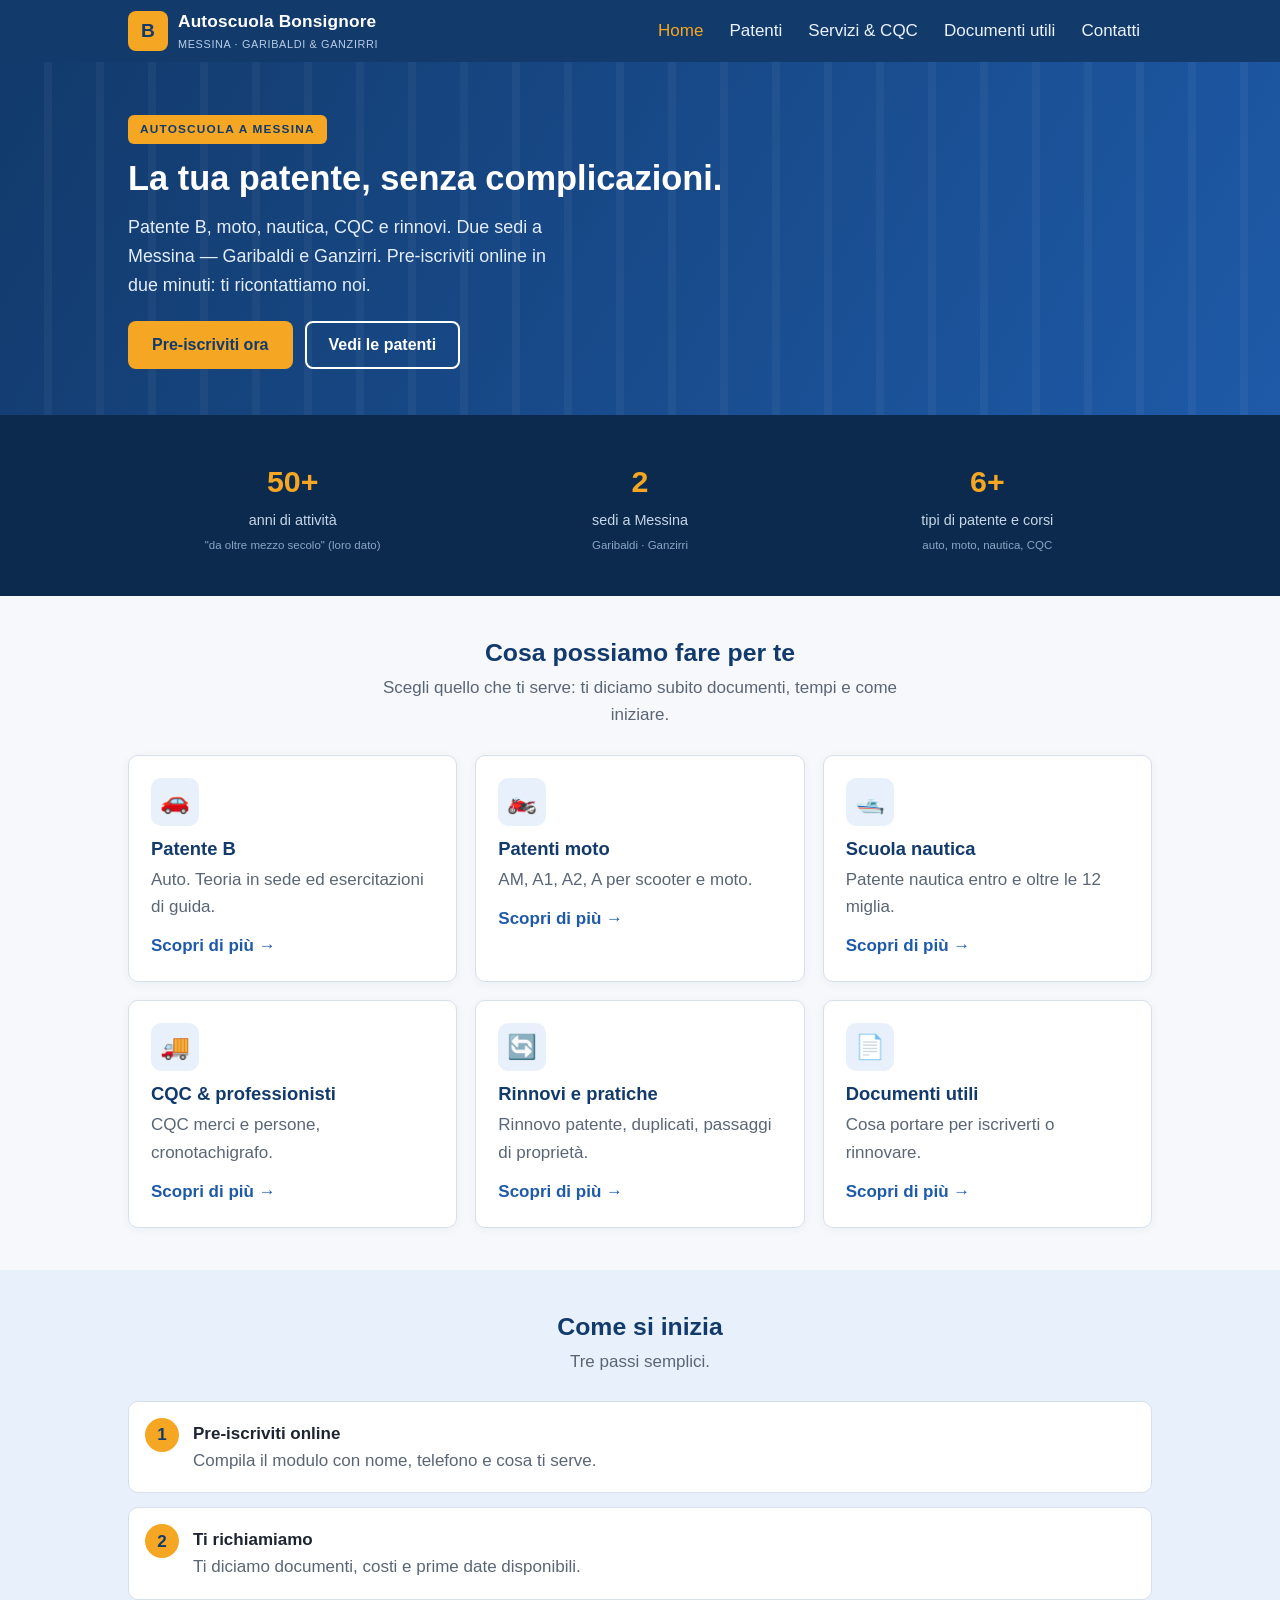
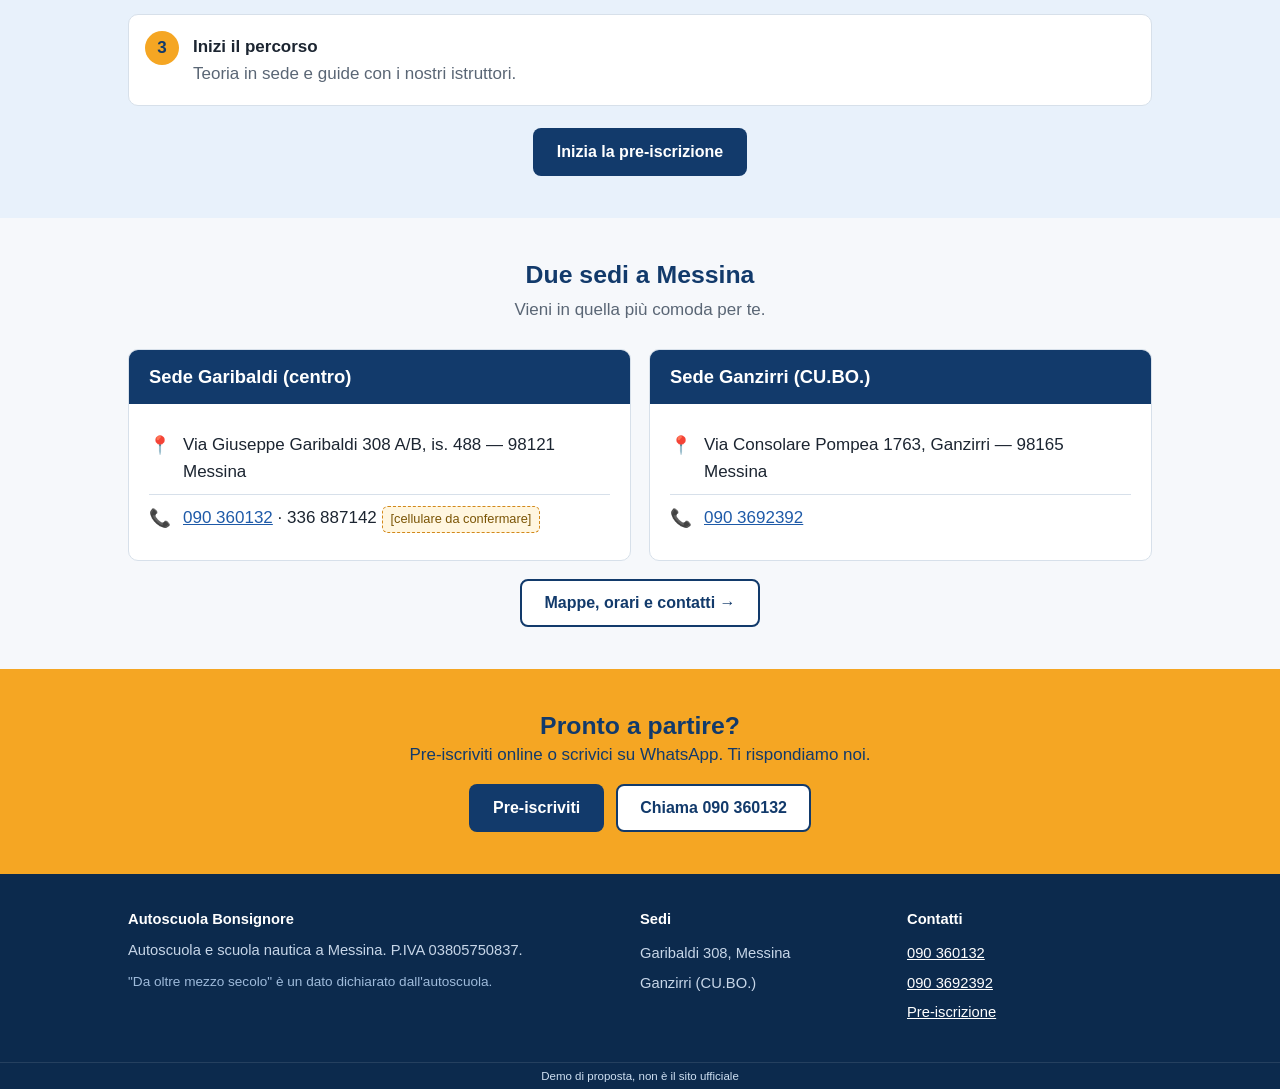
<file: index.html>
<!doctype html>
<html lang="it">
<head>
<meta charset="utf-8">
<meta name="viewport" content="width=device-width, initial-scale=1">
<meta name="robots" content="noindex, nofollow">
<link rel="icon" href="data:image/svg+xml,%3Csvg xmlns=%27http://www.w3.org/2000/svg%27 viewBox=%270 0 32 32%27%3E%3Crect width=%2732%27 height=%2732%27 rx=%276%27 fill=%27%231b2a4a%27/%3E%3Ctext x=%2716%27 y=%2723%27 font-size=%2720%27 text-anchor=%27middle%27 fill=%27%23f5a623%27 font-family=%27Arial%27 font-weight=%27bold%27%3EB%3C/text%3E%3C/svg%3E">
<title>Autoscuola Bonsignore — Patente a Messina | Garibaldi e Ganzirri</title>
<meta name="description" content="Autoscuola Bonsignore a Messina: patente B, moto, CQC, nautica, rinnovi. Due sedi (Garibaldi e Ganzirri). Pre-iscriviti online o scrivici.">
<link rel="stylesheet" href="style.css">
</head>
<body>
<header class="top">
  <div class="wrap topbar">
    <a class="brand" href="index.html"><span class="mark" aria-hidden="true">B</span><span>Autoscuola Bonsignore<small>Messina · Garibaldi &amp; Ganzirri</small></span></a>
    <button class="navtoggle" aria-expanded="false" aria-controls="nav">☰ <span class="sr-only">Menu</span></button>
    <ul class="nav" id="nav">
      <li><a href="index.html" aria-current="page">Home</a></li>
      <li><a href="patenti.html">Patenti</a></li>
      <li><a href="servizi.html">Servizi &amp; CQC</a></li>
      <li><a href="documenti.html">Documenti utili</a></li>
      <li><a href="contatti.html">Contatti</a></li>
    </ul>
  </div>
</header>

<main>
<section class="hero">
  <div class="wrap">
    <span class="eyebrow">Autoscuola a Messina</span>
    <h1>La tua patente, senza complicazioni.</h1>
    <p class="lead">Patente B, moto, nautica, CQC e rinnovi. Due sedi a Messina — Garibaldi e Ganzirri. Pre-iscriviti online in due minuti: ti ricontattiamo noi.</p>
    <div class="cta-row">
      <a class="btn btn-amber" href="contatti.html">Pre-iscriviti ora</a>
      <a class="btn btn-ghost" href="patenti.html">Vedi le patenti</a>
    </div>
  </div>
</section>

<section class="trust">
  <div class="wrap">
    <div class="grid cols-3">
      <div><b>50+</b><span>anni di attività</span><small>"da oltre mezzo secolo" (loro dato)</small></div>
      <div><b>2</b><span>sedi a Messina</span><small>Garibaldi · Ganzirri</small></div>
      <div><b>6+</b><span>tipi di patente e corsi</span><small>auto, moto, nautica, CQC</small></div>
    </div>
  </div>
</section>

<section>
  <div class="wrap">
    <h2 class="section-title">Cosa possiamo fare per te</h2>
    <p class="section-sub">Scegli quello che ti serve: ti diciamo subito documenti, tempi e come iniziare.</p>
    <div class="grid cols-3">
      <a class="card link" href="patenti.html">
        <div class="ico" aria-hidden="true">🚗</div>
        <h3>Patente B</h3>
        <p>Auto. Teoria in sede ed esercitazioni di guida.</p>
        <span class="more">Scopri di più →</span>
      </a>
      <a class="card link" href="patenti.html">
        <div class="ico" aria-hidden="true">🏍️</div>
        <h3>Patenti moto</h3>
        <p>AM, A1, A2, A per scooter e moto.</p>
        <span class="more">Scopri di più →</span>
      </a>
      <a class="card link" href="servizi.html">
        <div class="ico" aria-hidden="true">🛥️</div>
        <h3>Scuola nautica</h3>
        <p>Patente nautica entro e oltre le 12 miglia.</p>
        <span class="more">Scopri di più →</span>
      </a>
      <a class="card link" href="servizi.html">
        <div class="ico" aria-hidden="true">🚚</div>
        <h3>CQC &amp; professionisti</h3>
        <p>CQC merci e persone, cronotachigrafo.</p>
        <span class="more">Scopri di più →</span>
      </a>
      <a class="card link" href="servizi.html">
        <div class="ico" aria-hidden="true">🔄</div>
        <h3>Rinnovi e pratiche</h3>
        <p>Rinnovo patente, duplicati, passaggi di proprietà.</p>
        <span class="more">Scopri di più →</span>
      </a>
      <a class="card link" href="documenti.html">
        <div class="ico" aria-hidden="true">📄</div>
        <h3>Documenti utili</h3>
        <p>Cosa portare per iscriverti o rinnovare.</p>
        <span class="more">Scopri di più →</span>
      </a>
    </div>
  </div>
</section>

<section style="background:var(--sky)">
  <div class="wrap">
    <h2 class="section-title">Come si inizia</h2>
    <p class="section-sub">Tre passi semplici.</p>
    <ol class="steps">
      <li><strong>Pre-iscriviti online</strong><br><span style="color:var(--muted)">Compila il modulo con nome, telefono e cosa ti serve.</span></li>
      <li><strong>Ti richiamiamo</strong><br><span style="color:var(--muted)">Ti diciamo documenti, costi e prime date disponibili.</span></li>
      <li><strong>Inizi il percorso</strong><br><span style="color:var(--muted)">Teoria in sede e guide con i nostri istruttori.</span></li>
    </ol>
    <p style="text-align:center;margin-top:22px"><a class="btn btn-navy" href="contatti.html">Inizia la pre-iscrizione</a></p>
  </div>
</section>

<section>
  <div class="wrap">
    <h2 class="section-title">Due sedi a Messina</h2>
    <p class="section-sub">Vieni in quella più comoda per te.</p>
    <div class="grid cols-2">
      <div class="branch">
        <div class="head"><h3>Sede Garibaldi (centro)</h3></div>
        <div class="body">
          <div class="info-row"><span class="ic" aria-hidden="true">📍</span><div>Via Giuseppe Garibaldi 308 A/B, is. 488 — 98121 Messina</div></div>
          <div class="info-row"><span class="ic" aria-hidden="true">📞</span><div><a href="tel:+39090360132">090 360132</a> · 336 887142 <span class="badge-placeholder">[cellulare da confermare]</span></div></div>
        </div>
      </div>
      <div class="branch">
        <div class="head"><h3>Sede Ganzirri (CU.BO.)</h3></div>
        <div class="body">
          <div class="info-row"><span class="ic" aria-hidden="true">📍</span><div>Via Consolare Pompea 1763, Ganzirri — 98165 Messina</div></div>
          <div class="info-row"><span class="ic" aria-hidden="true">📞</span><div><a href="tel:+390903692392">090 3692392</a></div></div>
        </div>
      </div>
    </div>
    <p style="text-align:center;margin-top:18px"><a class="btn btn-outline" href="contatti.html">Mappe, orari e contatti →</a></p>
  </div>
</section>

<section class="cta-band">
  <div class="wrap">
    <h2>Pronto a partire?</h2>
    <p>Pre-iscriviti online o scrivici su WhatsApp. Ti rispondiamo noi.</p>
    <div class="cta-row">
      <a class="btn btn-navy" href="contatti.html">Pre-iscriviti</a>
      <a class="btn btn-outline" href="tel:+39090360132">Chiama 090 360132</a>
    </div>
  </div>
</section>
</main>

<footer>
  <div class="wrap foot-grid">
    <div>
      <h4>Autoscuola Bonsignore</h4>
      <p>Autoscuola e scuola nautica a Messina. P.IVA 03805750837.</p>
      <p style="margin-top:8px;color:#9fbbdb;font-size:.85rem">"Da oltre mezzo secolo" è un dato dichiarato dall'autoscuola.</p>
    </div>
    <div><h4>Sedi</h4><ul><li>Garibaldi 308, Messina</li><li>Ganzirri (CU.BO.)</li></ul></div>
    <div><h4>Contatti</h4><ul><li><a href="tel:+39090360132">090 360132</a></li><li><a href="tel:+390903692392">090 3692392</a></li><li><a href="contatti.html">Pre-iscrizione</a></li></ul></div>
  </div>
</footer>

<p class="demo-flag">Demo di proposta, non è il sito ufficiale</p>
<nav class="callbar" aria-label="Azioni rapide">
  <a class="c1" href="tel:+39090360132">📞 Chiama</a>
  <a class="c2" href="contatti.html">📝 Pre-iscriviti</a>
</nav>
<script src="script.js"></script>
</body>
</html>
</file>
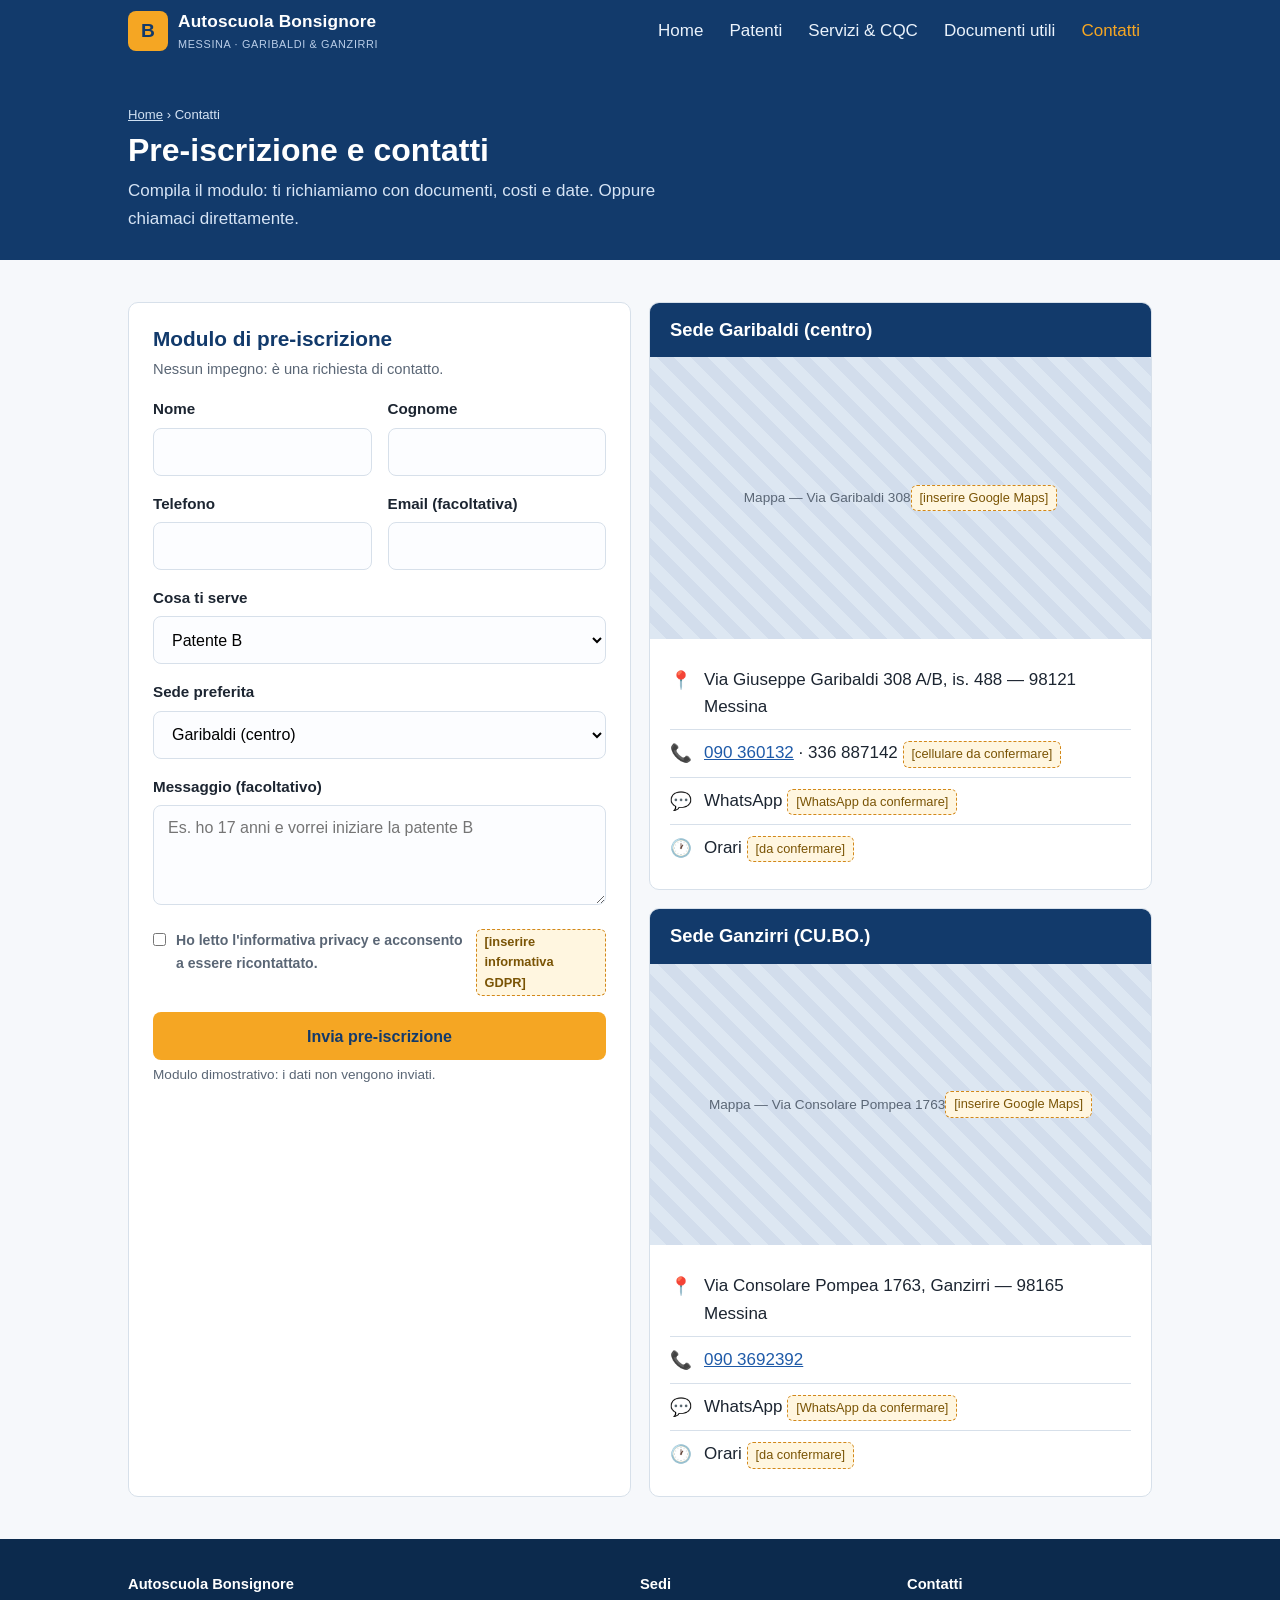
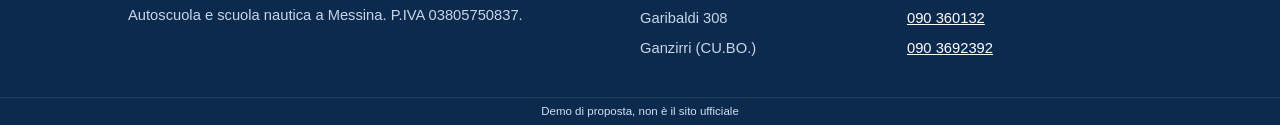
<file: contatti.html>
<!doctype html>
<html lang="it">
<head>
<meta charset="utf-8">
<meta name="viewport" content="width=device-width, initial-scale=1">
<meta name="robots" content="noindex, nofollow">
<link rel="icon" href="data:image/svg+xml,%3Csvg xmlns=%27http://www.w3.org/2000/svg%27 viewBox=%270 0 32 32%27%3E%3Crect width=%2732%27 height=%2732%27 rx=%276%27 fill=%27%231b2a4a%27/%3E%3Ctext x=%2716%27 y=%2723%27 font-size=%2720%27 text-anchor=%27middle%27 fill=%27%23f5a623%27 font-family=%27Arial%27 font-weight=%27bold%27%3EB%3C/text%3E%3C/svg%3E">
<title>Contatti e pre-iscrizione — Autoscuola Bonsignore, Messina</title>
<meta name="description" content="Pre-iscriviti online all'Autoscuola Bonsignore di Messina. Sedi Garibaldi e Ganzirri: mappe, telefoni e orari.">
<link rel="stylesheet" href="style.css">
</head>
<body>
<header class="top">
  <div class="wrap topbar">
    <a class="brand" href="index.html"><span class="mark" aria-hidden="true">B</span><span>Autoscuola Bonsignore<small>Messina · Garibaldi &amp; Ganzirri</small></span></a>
    <button class="navtoggle" aria-expanded="false" aria-controls="nav">☰ <span class="sr-only">Menu</span></button>
    <ul class="nav" id="nav">
      <li><a href="index.html">Home</a></li>
      <li><a href="patenti.html">Patenti</a></li>
      <li><a href="servizi.html">Servizi &amp; CQC</a></li>
      <li><a href="documenti.html">Documenti utili</a></li>
      <li><a href="contatti.html" aria-current="page">Contatti</a></li>
    </ul>
  </div>
</header>

<div class="pagehead">
  <div class="wrap">
    <p class="breadcrumb"><a href="index.html">Home</a> › Contatti</p>
    <h1>Pre-iscrizione e contatti</h1>
    <p>Compila il modulo: ti richiamiamo con documenti, costi e date. Oppure chiamaci direttamente.</p>
  </div>
</div>

<main>
<section>
  <div class="wrap">
    <div class="grid cols-2">
      <div class="form-wrap">
        <h2 style="font-size:1.3rem;margin-bottom:6px">Modulo di pre-iscrizione</h2>
        <p style="color:var(--muted);font-size:.92rem;margin-bottom:16px">Nessun impegno: è una richiesta di contatto.</p>
        <form data-demo novalidate>
          <div class="two">
            <div class="field"><label for="n">Nome</label><input id="n" name="nome" autocomplete="given-name" required></div>
            <div class="field"><label for="c">Cognome</label><input id="c" name="cognome" autocomplete="family-name" required></div>
          </div>
          <div class="two">
            <div class="field"><label for="t">Telefono</label><input id="t" name="tel" type="tel" autocomplete="tel" required></div>
            <div class="field"><label for="e">Email (facoltativa)</label><input id="e" name="email" type="email" autocomplete="email"></div>
          </div>
          <div class="field"><label for="corso">Cosa ti serve</label>
            <select id="corso" name="corso" data-prefill>
              <option>Patente B</option><option>Patente moto</option><option>Scuola nautica</option>
              <option>CQC</option><option>Cronotachigrafo</option><option>Rinnovo patente</option>
              <option>Altro / non so</option>
            </select>
          </div>
          <div class="field"><label for="sede">Sede preferita</label>
            <select id="sede" name="sede"><option>Garibaldi (centro)</option><option>Ganzirri (CU.BO.)</option><option>Indifferente</option></select>
          </div>
          <div class="field"><label for="m">Messaggio (facoltativo)</label><textarea id="m" name="messaggio" placeholder="Es. ho 17 anni e vorrei iniziare la patente B"></textarea></div>
          <label class="consent"><input type="checkbox" required> Ho letto l'informativa privacy e acconsento a essere ricontattato. <span class="badge-placeholder">[inserire informativa GDPR]</span></label>
          <button class="btn btn-amber btn-block" type="submit" style="margin-top:16px">Invia pre-iscrizione</button>
          <p class="form-note">Modulo dimostrativo: i dati non vengono inviati.</p>
          <div class="demo-msg">Grazie! In un sito reale la tua pre-iscrizione arriverebbe all'autoscuola, che ti richiamerebbe. <strong>Questa è una demo: nessun dato è stato inviato.</strong></div>
        </form>
      </div>

      <div>
        <div class="branch" style="margin-bottom:18px">
          <div class="head"><h3>Sede Garibaldi (centro)</h3></div>
          <div class="map" role="img" aria-label="Mappa indicativa della sede Garibaldi">Mappa — Via Garibaldi 308<br><span class="badge-placeholder">[inserire Google Maps]</span></div>
          <div class="body">
            <div class="info-row"><span class="ic" aria-hidden="true">📍</span><div>Via Giuseppe Garibaldi 308 A/B, is. 488 — 98121 Messina</div></div>
            <div class="info-row"><span class="ic" aria-hidden="true">📞</span><div><a href="tel:+39090360132">090 360132</a> · 336 887142 <span class="badge-placeholder">[cellulare da confermare]</span></div></div>
            <div class="info-row"><span class="ic" aria-hidden="true">💬</span><div>WhatsApp <span class="badge-placeholder">[WhatsApp da confermare]</span></div></div>
            <div class="info-row"><span class="ic" aria-hidden="true">🕐</span><div>Orari <span class="badge-placeholder">[da confermare]</span></div></div>
          </div>
        </div>
        <div class="branch">
          <div class="head"><h3>Sede Ganzirri (CU.BO.)</h3></div>
          <div class="map" role="img" aria-label="Mappa indicativa della sede Ganzirri">Mappa — Via Consolare Pompea 1763<br><span class="badge-placeholder">[inserire Google Maps]</span></div>
          <div class="body">
            <div class="info-row"><span class="ic" aria-hidden="true">📍</span><div>Via Consolare Pompea 1763, Ganzirri — 98165 Messina</div></div>
            <div class="info-row"><span class="ic" aria-hidden="true">📞</span><div><a href="tel:+390903692392">090 3692392</a></div></div>
            <div class="info-row"><span class="ic" aria-hidden="true">💬</span><div>WhatsApp <span class="badge-placeholder">[WhatsApp da confermare]</span></div></div>
            <div class="info-row"><span class="ic" aria-hidden="true">🕐</span><div>Orari <span class="badge-placeholder">[da confermare]</span></div></div>
          </div>
        </div>
      </div>
    </div>
  </div>
</section>
</main>

<footer>
  <div class="wrap foot-grid">
    <div><h4>Autoscuola Bonsignore</h4><p>Autoscuola e scuola nautica a Messina. P.IVA 03805750837.</p></div>
    <div><h4>Sedi</h4><ul><li>Garibaldi 308</li><li>Ganzirri (CU.BO.)</li></ul></div>
    <div><h4>Contatti</h4><ul><li><a href="tel:+39090360132">090 360132</a></li><li><a href="tel:+390903692392">090 3692392</a></li></ul></div>
  </div>
</footer>

<p class="demo-flag">Demo di proposta, non è il sito ufficiale</p>
<nav class="callbar" aria-label="Azioni rapide">
  <a class="c1" href="tel:+39090360132">📞 Garibaldi</a>
  <a class="c2" href="tel:+390903692392">📞 Ganzirri</a>
</nav>
<script src="script.js"></script>
</body>
</html>
</file>
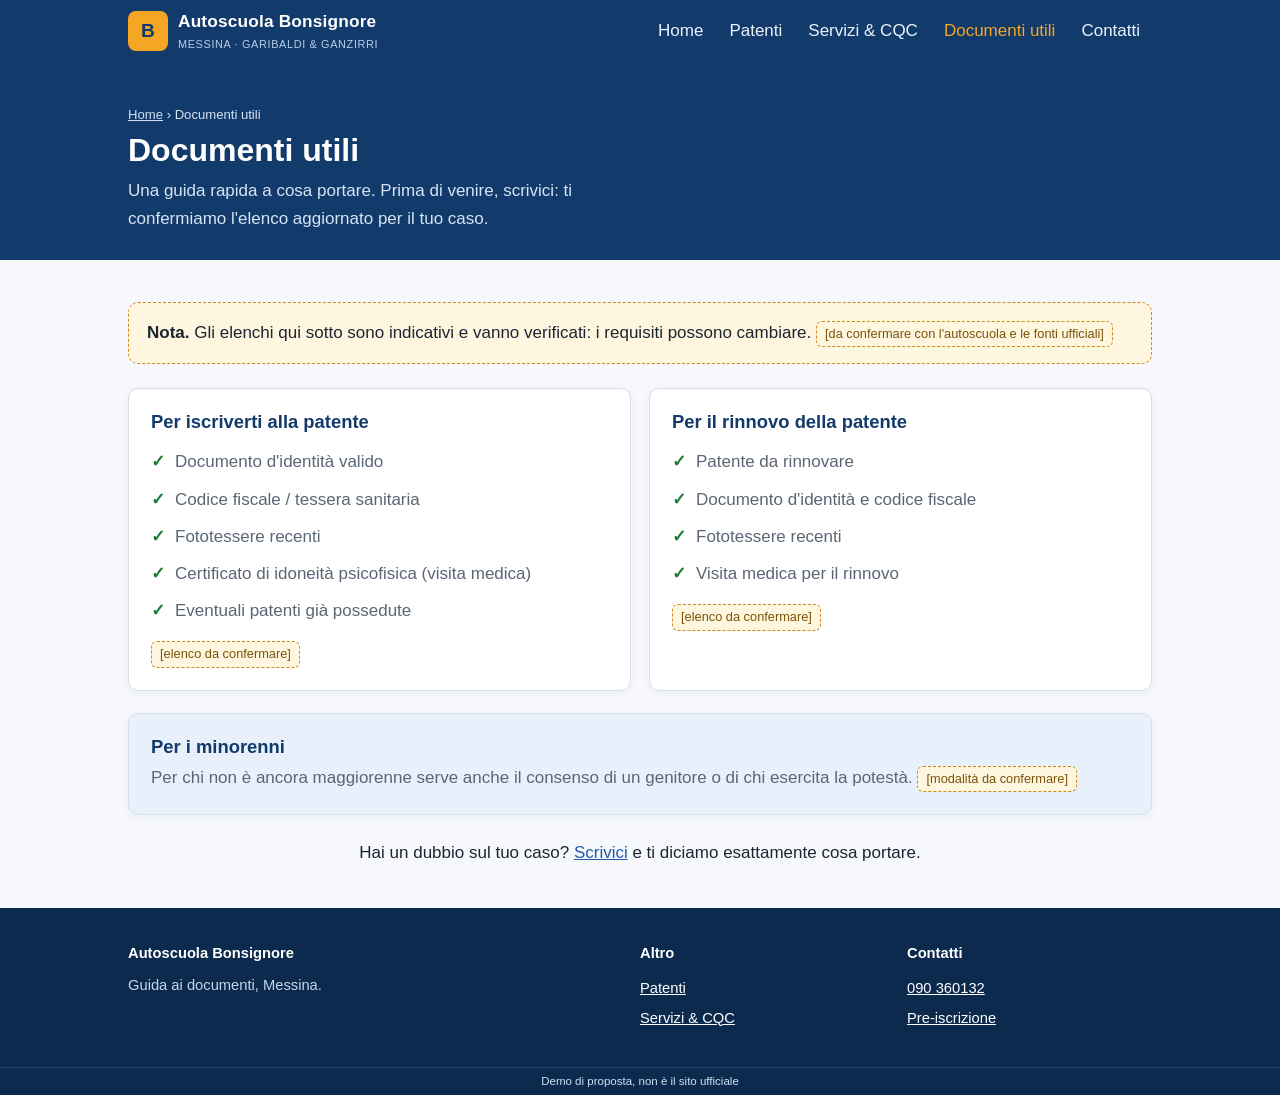
<file: documenti.html>
<!doctype html>
<html lang="it">
<head>
<meta charset="utf-8">
<meta name="viewport" content="width=device-width, initial-scale=1">
<meta name="robots" content="noindex, nofollow">
<link rel="icon" href="data:image/svg+xml,%3Csvg xmlns=%27http://www.w3.org/2000/svg%27 viewBox=%270 0 32 32%27%3E%3Crect width=%2732%27 height=%2732%27 rx=%276%27 fill=%27%231b2a4a%27/%3E%3Ctext x=%2716%27 y=%2723%27 font-size=%2720%27 text-anchor=%27middle%27 fill=%27%23f5a623%27 font-family=%27Arial%27 font-weight=%27bold%27%3EB%3C/text%3E%3C/svg%3E">
<title>Documenti utili — Autoscuola Bonsignore, Messina</title>
<meta name="description" content="Cosa portare per iscriverti o per rinnovare la patente all'Autoscuola Bonsignore di Messina. Guida pratica ai documenti.">
<link rel="stylesheet" href="style.css">
</head>
<body>
<header class="top">
  <div class="wrap topbar">
    <a class="brand" href="index.html"><span class="mark" aria-hidden="true">B</span><span>Autoscuola Bonsignore<small>Messina · Garibaldi &amp; Ganzirri</small></span></a>
    <button class="navtoggle" aria-expanded="false" aria-controls="nav">☰ <span class="sr-only">Menu</span></button>
    <ul class="nav" id="nav">
      <li><a href="index.html">Home</a></li>
      <li><a href="patenti.html">Patenti</a></li>
      <li><a href="servizi.html">Servizi &amp; CQC</a></li>
      <li><a href="documenti.html" aria-current="page">Documenti utili</a></li>
      <li><a href="contatti.html">Contatti</a></li>
    </ul>
  </div>
</header>

<div class="pagehead">
  <div class="wrap">
    <p class="breadcrumb"><a href="index.html">Home</a> › Documenti utili</p>
    <h1>Documenti utili</h1>
    <p>Una guida rapida a cosa portare. Prima di venire, scrivici: ti confermiamo l'elenco aggiornato per il tuo caso.</p>
  </div>
</div>

<main>
<section>
  <div class="wrap">
    <div style="background:#fff6e0;border:1px dashed var(--amber-dark);border-radius:var(--radius);padding:16px 18px;margin-bottom:24px">
      <strong>Nota.</strong> Gli elenchi qui sotto sono indicativi e vanno verificati: i requisiti possono cambiare. <span class="badge-placeholder">[da confermare con l'autoscuola e le fonti ufficiali]</span>
    </div>

    <div class="grid cols-2">
      <article class="card">
        <h3>Per iscriverti alla patente</h3>
        <ul>
          <li>Documento d'identità valido</li>
          <li>Codice fiscale / tessera sanitaria</li>
          <li>Fototessere recenti</li>
          <li>Certificato di idoneità psicofisica (visita medica)</li>
          <li>Eventuali patenti già possedute</li>
        </ul>
        <p style="margin-top:10px"><span class="badge-placeholder">[elenco da confermare]</span></p>
      </article>
      <article class="card">
        <h3>Per il rinnovo della patente</h3>
        <ul>
          <li>Patente da rinnovare</li>
          <li>Documento d'identità e codice fiscale</li>
          <li>Fototessere recenti</li>
          <li>Visita medica per il rinnovo</li>
        </ul>
        <p style="margin-top:10px"><span class="badge-placeholder">[elenco da confermare]</span></p>
      </article>
    </div>

    <div class="card" style="margin-top:22px;background:var(--sky)">
      <h3>Per i minorenni</h3>
      <p>Per chi non è ancora maggiorenne serve anche il consenso di un genitore o di chi esercita la potestà. <span class="badge-placeholder">[modalità da confermare]</span></p>
    </div>

    <p style="text-align:center;margin-top:24px">Hai un dubbio sul tuo caso? <a href="contatti.html">Scrivici</a> e ti diciamo esattamente cosa portare.</p>
  </div>
</section>
</main>

<footer>
  <div class="wrap foot-grid">
    <div><h4>Autoscuola Bonsignore</h4><p>Guida ai documenti, Messina.</p></div>
    <div><h4>Altro</h4><ul><li><a href="patenti.html">Patenti</a></li><li><a href="servizi.html">Servizi &amp; CQC</a></li></ul></div>
    <div><h4>Contatti</h4><ul><li><a href="tel:+39090360132">090 360132</a></li><li><a href="contatti.html">Pre-iscrizione</a></li></ul></div>
  </div>
</footer>

<p class="demo-flag">Demo di proposta, non è il sito ufficiale</p>
<nav class="callbar" aria-label="Azioni rapide">
  <a class="c1" href="tel:+39090360132">📞 Chiama</a>
  <a class="c2" href="contatti.html">📝 Pre-iscriviti</a>
</nav>
<script src="script.js"></script>
</body>
</html>
</file>
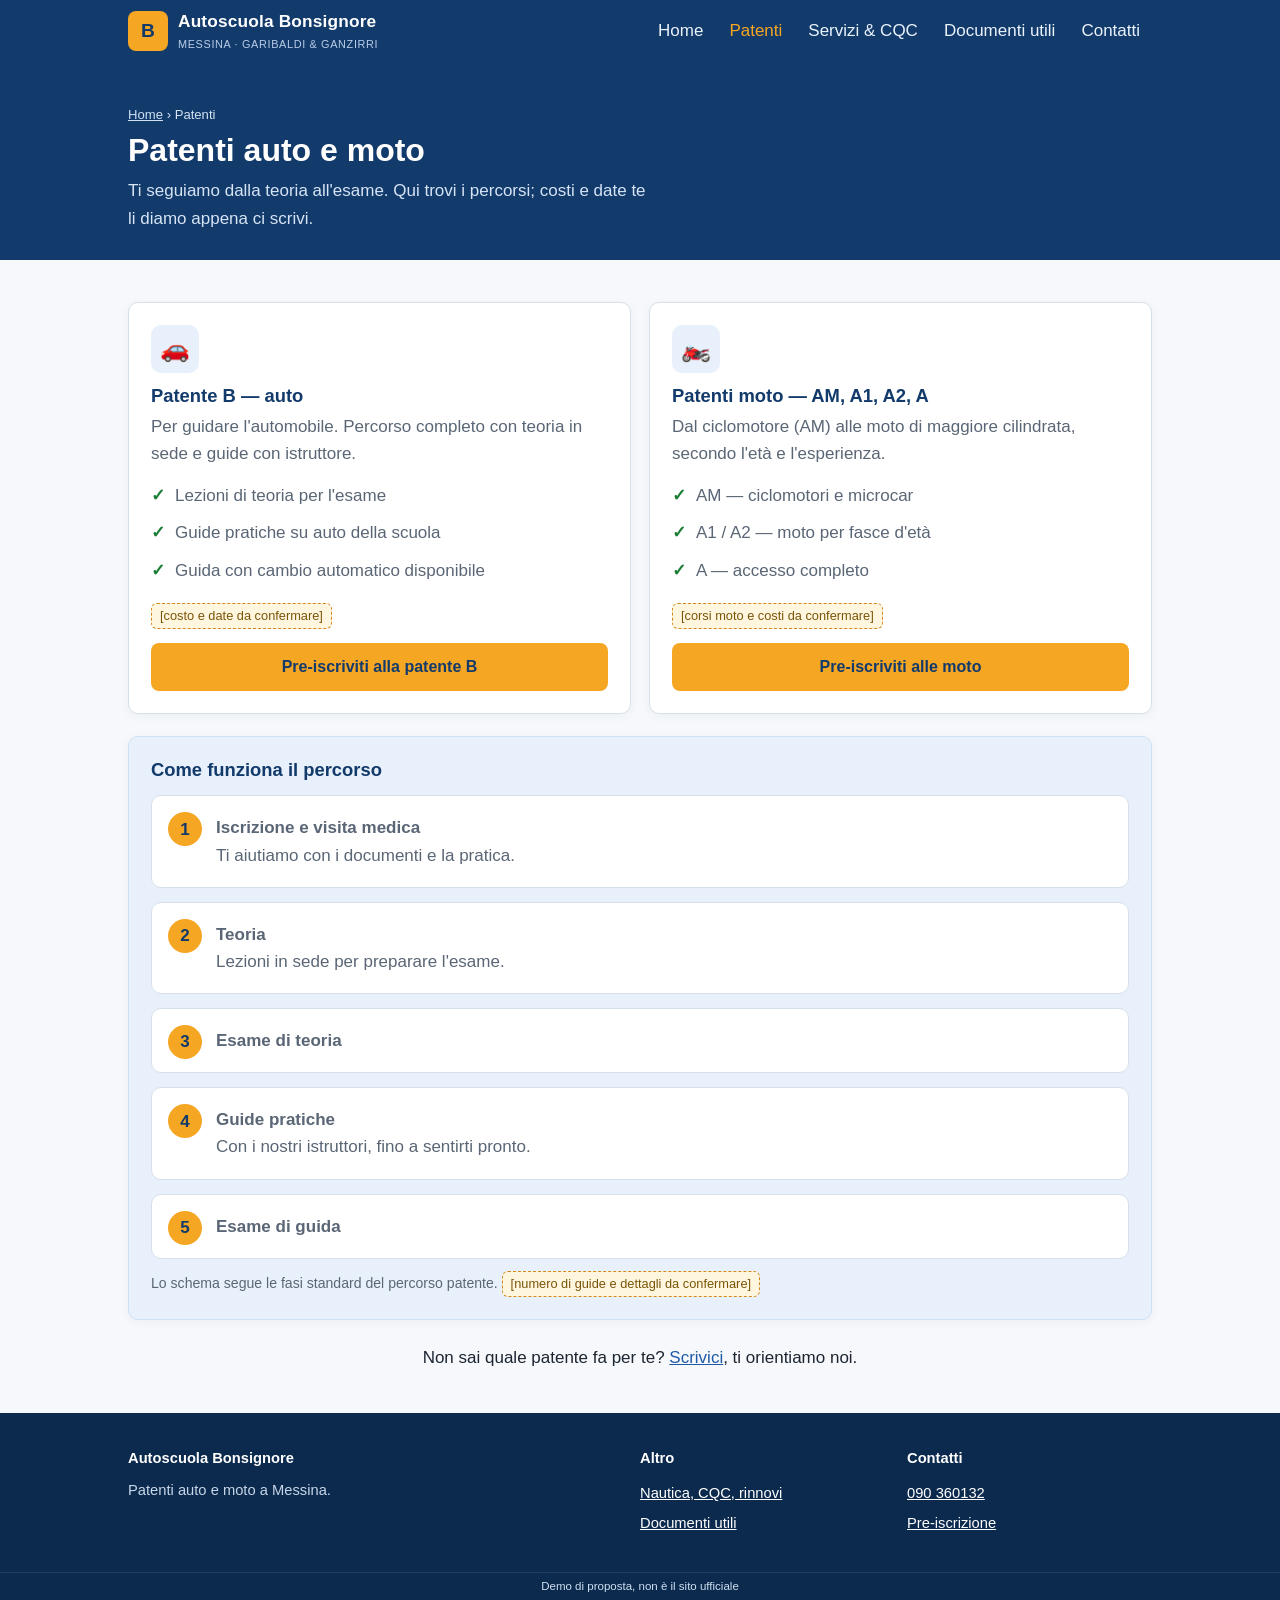
<file: patenti.html>
<!doctype html>
<html lang="it">
<head>
<meta charset="utf-8">
<meta name="viewport" content="width=device-width, initial-scale=1">
<meta name="robots" content="noindex, nofollow">
<link rel="icon" href="data:image/svg+xml,%3Csvg xmlns=%27http://www.w3.org/2000/svg%27 viewBox=%270 0 32 32%27%3E%3Crect width=%2732%27 height=%2732%27 rx=%276%27 fill=%27%231b2a4a%27/%3E%3Ctext x=%2716%27 y=%2723%27 font-size=%2720%27 text-anchor=%27middle%27 fill=%27%23f5a623%27 font-family=%27Arial%27 font-weight=%27bold%27%3EB%3C/text%3E%3C/svg%3E">
<title>Patenti auto e moto — Autoscuola Bonsignore, Messina</title>
<meta name="description" content="Patente B (auto) e patenti moto AM, A1, A2, A all'Autoscuola Bonsignore di Messina. Come funziona il percorso e come iscriversi.">
<link rel="stylesheet" href="style.css">
</head>
<body>
<header class="top">
  <div class="wrap topbar">
    <a class="brand" href="index.html"><span class="mark" aria-hidden="true">B</span><span>Autoscuola Bonsignore<small>Messina · Garibaldi &amp; Ganzirri</small></span></a>
    <button class="navtoggle" aria-expanded="false" aria-controls="nav">☰ <span class="sr-only">Menu</span></button>
    <ul class="nav" id="nav">
      <li><a href="index.html">Home</a></li>
      <li><a href="patenti.html" aria-current="page">Patenti</a></li>
      <li><a href="servizi.html">Servizi &amp; CQC</a></li>
      <li><a href="documenti.html">Documenti utili</a></li>
      <li><a href="contatti.html">Contatti</a></li>
    </ul>
  </div>
</header>

<div class="pagehead">
  <div class="wrap">
    <p class="breadcrumb"><a href="index.html">Home</a> › Patenti</p>
    <h1>Patenti auto e moto</h1>
    <p>Ti seguiamo dalla teoria all'esame. Qui trovi i percorsi; costi e date te li diamo appena ci scrivi.</p>
  </div>
</div>

<main>
<section>
  <div class="wrap">
    <div class="grid cols-2">
      <article class="card">
        <div class="ico" aria-hidden="true">🚗</div>
        <h3>Patente B — auto</h3>
        <p>Per guidare l'automobile. Percorso completo con teoria in sede e guide con istruttore.</p>
        <ul>
          <li>Lezioni di teoria per l'esame</li>
          <li>Guide pratiche su auto della scuola</li>
          <li>Guida con cambio automatico disponibile</li>
        </ul>
        <p style="margin-top:12px"><span class="badge-placeholder">[costo e date da confermare]</span></p>
        <a class="btn btn-amber btn-block" href="contatti.html?c=Patente B" style="margin-top:14px">Pre-iscriviti alla patente B</a>
      </article>
      <article class="card">
        <div class="ico" aria-hidden="true">🏍️</div>
        <h3>Patenti moto — AM, A1, A2, A</h3>
        <p>Dal ciclomotore (AM) alle moto di maggiore cilindrata, secondo l'età e l'esperienza.</p>
        <ul>
          <li>AM — ciclomotori e microcar</li>
          <li>A1 / A2 — moto per fasce d'età</li>
          <li>A — accesso completo</li>
        </ul>
        <p style="margin-top:12px"><span class="badge-placeholder">[corsi moto e costi da confermare]</span></p>
        <a class="btn btn-amber btn-block" href="contatti.html?c=Patente moto" style="margin-top:14px">Pre-iscriviti alle moto</a>
      </article>
    </div>

    <div class="card" style="margin-top:22px;background:var(--sky);border-color:#cfe0f5">
      <h3>Come funziona il percorso</h3>
      <ol class="steps" style="margin-top:14px">
        <li><strong>Iscrizione e visita medica</strong><br><span style="color:var(--muted)">Ti aiutiamo con i documenti e la pratica.</span></li>
        <li><strong>Teoria</strong><br><span style="color:var(--muted)">Lezioni in sede per preparare l'esame.</span></li>
        <li><strong>Esame di teoria</strong></li>
        <li><strong>Guide pratiche</strong><br><span style="color:var(--muted)">Con i nostri istruttori, fino a sentirti pronto.</span></li>
        <li><strong>Esame di guida</strong></li>
      </ol>
      <p style="color:var(--muted);font-size:.88rem;margin-top:12px">Lo schema segue le fasi standard del percorso patente. <span class="badge-placeholder">[numero di guide e dettagli da confermare]</span></p>
    </div>

    <p style="text-align:center;margin-top:24px">Non sai quale patente fa per te? <a href="contatti.html">Scrivici</a>, ti orientiamo noi.</p>
  </div>
</section>
</main>

<footer>
  <div class="wrap foot-grid">
    <div><h4>Autoscuola Bonsignore</h4><p>Patenti auto e moto a Messina.</p></div>
    <div><h4>Altro</h4><ul><li><a href="servizi.html">Nautica, CQC, rinnovi</a></li><li><a href="documenti.html">Documenti utili</a></li></ul></div>
    <div><h4>Contatti</h4><ul><li><a href="tel:+39090360132">090 360132</a></li><li><a href="contatti.html">Pre-iscrizione</a></li></ul></div>
  </div>
</footer>

<p class="demo-flag">Demo di proposta, non è il sito ufficiale</p>
<nav class="callbar" aria-label="Azioni rapide">
  <a class="c1" href="tel:+39090360132">📞 Chiama</a>
  <a class="c2" href="contatti.html">📝 Pre-iscriviti</a>
</nav>
<script src="script.js"></script>
</body>
</html>
</file>
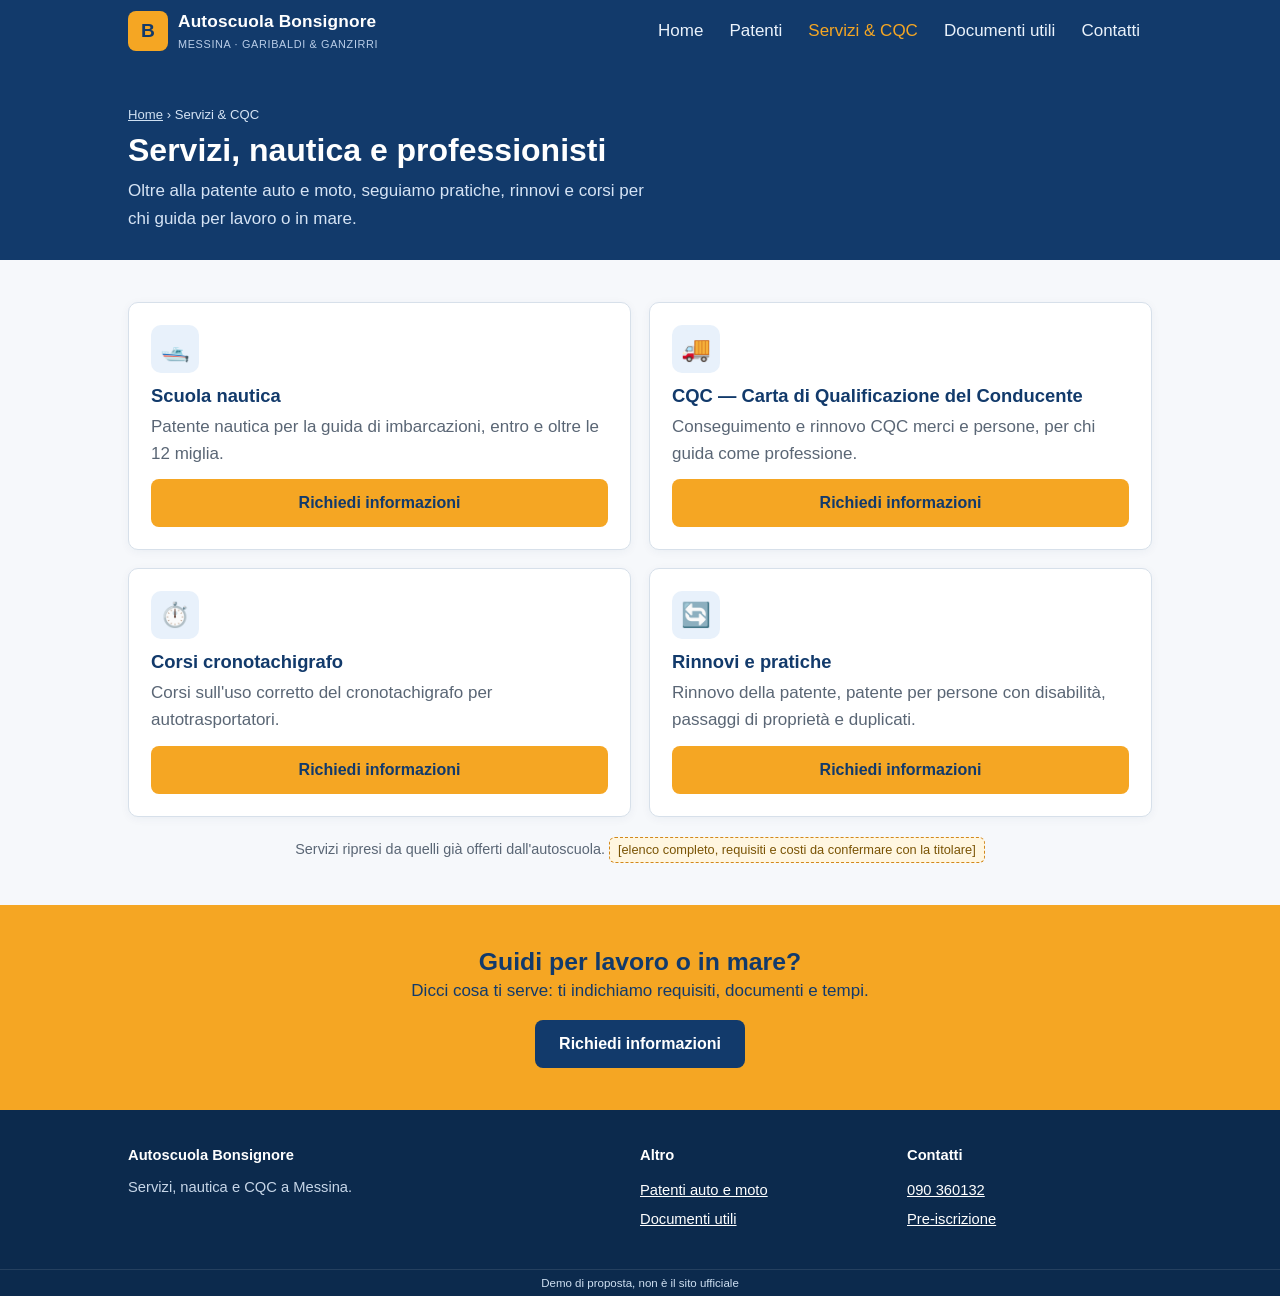
<file: servizi.html>
<!doctype html>
<html lang="it">
<head>
<meta charset="utf-8">
<meta name="viewport" content="width=device-width, initial-scale=1">
<meta name="robots" content="noindex, nofollow">
<link rel="icon" href="data:image/svg+xml,%3Csvg xmlns=%27http://www.w3.org/2000/svg%27 viewBox=%270 0 32 32%27%3E%3Crect width=%2732%27 height=%2732%27 rx=%276%27 fill=%27%231b2a4a%27/%3E%3Ctext x=%2716%27 y=%2723%27 font-size=%2720%27 text-anchor=%27middle%27 fill=%27%23f5a623%27 font-family=%27Arial%27 font-weight=%27bold%27%3EB%3C/text%3E%3C/svg%3E">
<title>Servizi, CQC e nautica — Autoscuola Bonsignore, Messina</title>
<meta name="description" content="Scuola nautica, CQC, cronotachigrafo, rinnovi e pratiche auto all'Autoscuola Bonsignore di Messina.">
<link rel="stylesheet" href="style.css">
</head>
<body>
<header class="top">
  <div class="wrap topbar">
    <a class="brand" href="index.html"><span class="mark" aria-hidden="true">B</span><span>Autoscuola Bonsignore<small>Messina · Garibaldi &amp; Ganzirri</small></span></a>
    <button class="navtoggle" aria-expanded="false" aria-controls="nav">☰ <span class="sr-only">Menu</span></button>
    <ul class="nav" id="nav">
      <li><a href="index.html">Home</a></li>
      <li><a href="patenti.html">Patenti</a></li>
      <li><a href="servizi.html" aria-current="page">Servizi &amp; CQC</a></li>
      <li><a href="documenti.html">Documenti utili</a></li>
      <li><a href="contatti.html">Contatti</a></li>
    </ul>
  </div>
</header>

<div class="pagehead">
  <div class="wrap">
    <p class="breadcrumb"><a href="index.html">Home</a> › Servizi &amp; CQC</p>
    <h1>Servizi, nautica e professionisti</h1>
    <p>Oltre alla patente auto e moto, seguiamo pratiche, rinnovi e corsi per chi guida per lavoro o in mare.</p>
  </div>
</div>

<main>
<section>
  <div class="wrap">
    <div class="grid cols-2">
      <article class="card">
        <div class="ico" aria-hidden="true">🛥️</div>
        <h3>Scuola nautica</h3>
        <p>Patente nautica per la guida di imbarcazioni, entro e oltre le 12 miglia.</p>
        <a class="btn btn-amber btn-block" href="contatti.html?c=Scuola nautica" style="margin-top:12px">Richiedi informazioni</a>
      </article>
      <article class="card">
        <div class="ico" aria-hidden="true">🚚</div>
        <h3>CQC — Carta di Qualificazione del Conducente</h3>
        <p>Conseguimento e rinnovo CQC merci e persone, per chi guida come professione.</p>
        <a class="btn btn-amber btn-block" href="contatti.html?c=CQC" style="margin-top:12px">Richiedi informazioni</a>
      </article>
      <article class="card">
        <div class="ico" aria-hidden="true">⏱️</div>
        <h3>Corsi cronotachigrafo</h3>
        <p>Corsi sull'uso corretto del cronotachigrafo per autotrasportatori.</p>
        <a class="btn btn-amber btn-block" href="contatti.html?c=Cronotachigrafo" style="margin-top:12px">Richiedi informazioni</a>
      </article>
      <article class="card">
        <div class="ico" aria-hidden="true">🔄</div>
        <h3>Rinnovi e pratiche</h3>
        <p>Rinnovo della patente, patente per persone con disabilità, passaggi di proprietà e duplicati.</p>
        <a class="btn btn-amber btn-block" href="contatti.html?c=Rinnovo patente" style="margin-top:12px">Richiedi informazioni</a>
      </article>
    </div>
    <p style="color:var(--muted);font-size:.9rem;margin-top:20px;text-align:center">Servizi ripresi da quelli già offerti dall'autoscuola. <span class="badge-placeholder">[elenco completo, requisiti e costi da confermare con la titolare]</span></p>
  </div>
</section>

<section class="cta-band">
  <div class="wrap">
    <h2>Guidi per lavoro o in mare?</h2>
    <p>Dicci cosa ti serve: ti indichiamo requisiti, documenti e tempi.</p>
    <div class="cta-row"><a class="btn btn-navy" href="contatti.html">Richiedi informazioni</a></div>
  </div>
</section>
</main>

<footer>
  <div class="wrap foot-grid">
    <div><h4>Autoscuola Bonsignore</h4><p>Servizi, nautica e CQC a Messina.</p></div>
    <div><h4>Altro</h4><ul><li><a href="patenti.html">Patenti auto e moto</a></li><li><a href="documenti.html">Documenti utili</a></li></ul></div>
    <div><h4>Contatti</h4><ul><li><a href="tel:+39090360132">090 360132</a></li><li><a href="contatti.html">Pre-iscrizione</a></li></ul></div>
  </div>
</footer>

<p class="demo-flag">Demo di proposta, non è il sito ufficiale</p>
<nav class="callbar" aria-label="Azioni rapide">
  <a class="c1" href="tel:+39090360132">📞 Chiama</a>
  <a class="c2" href="contatti.html">📝 Pre-iscriviti</a>
</nav>
<script src="script.js"></script>
</body>
</html>
</file>
<file: style.css>
/* Autoscuola Bonsignore — demo redesign. Istituzionale, affidabile. Mobile-first. */
:root{
  --navy:#123a6b; --navy-dark:#0c2a4d; --blue:#1e5aa8; --sky:#e8f1fb;
  --amber:#f5a623; --amber-dark:#d2881a; --ink:#1c2531; --muted:#5a6675;
  --line:#d7e0ea; --bg:#f6f8fb; --white:#fff; --ok:#1b7e34;
  --radius:10px; --wrap:1060px;
  --sans:"Segoe UI",-apple-system,BlinkMacSystemFont,Roboto,Helvetica,Arial,sans-serif;
}
*{box-sizing:border-box;margin:0;padding:0}
html{scroll-behavior:smooth}
body{font-family:var(--sans);color:var(--ink);background:var(--bg);line-height:1.6;font-size:17px}
img{max-width:100%;display:block}
a{color:var(--blue)}
h1,h2,h3{color:var(--navy);line-height:1.2}
h1{font-size:2rem}h2{font-size:1.55rem}h3{font-size:1.15rem}
.wrap{max-width:var(--wrap);margin:0 auto;padding:0 18px}
.sr-only{position:absolute;width:1px;height:1px;overflow:hidden;clip:rect(0,0,0,0)}

/* Header */
.top{position:sticky;top:0;z-index:50;background:var(--navy);color:#fff}
.topbar{display:flex;align-items:center;justify-content:space-between;gap:12px;min-height:62px}
.brand{display:flex;align-items:center;gap:10px;text-decoration:none;color:#fff;font-weight:800;font-size:1.08rem;letter-spacing:.01em}
.brand .mark{width:40px;height:40px;border-radius:8px;background:var(--amber);color:var(--navy);display:flex;align-items:center;justify-content:center;font-weight:900;font-size:1.2rem;flex:0 0 auto}
.brand small{display:block;font-weight:500;font-size:.68rem;color:#b9cde8;letter-spacing:.06em;text-transform:uppercase}
.navtoggle{background:rgba(255,255,255,.12);border:1px solid rgba(255,255,255,.3);border-radius:8px;padding:10px 12px;color:#fff;min-height:44px;min-width:44px;cursor:pointer;font-size:1rem}
.nav{list-style:none}
.nav a{display:block;text-decoration:none;color:#eaf2fb;padding:13px 6px;border-bottom:1px solid rgba(255,255,255,.12);min-height:44px}
.nav a[aria-current="page"],.nav a:hover{color:var(--amber)}
@media(max-width:820px){.nav{display:none;padding-bottom:8px}.nav.open{display:block}}
@media(min-width:821px){.navtoggle{display:none}.nav{display:flex;gap:2px}.nav a{border:none;padding:10px 12px;border-radius:8px}}

/* Buttons */
.btn{display:inline-flex;align-items:center;justify-content:center;gap:8px;min-height:48px;padding:12px 22px;border-radius:8px;text-decoration:none;font-weight:700;border:2px solid transparent;cursor:pointer;font-size:1rem;line-height:1.1;text-align:center}
.btn-amber{background:var(--amber);color:var(--navy)}
.btn-amber:hover{background:var(--amber-dark)}
.btn-navy{background:var(--navy);color:#fff}
.btn-navy:hover{background:var(--navy-dark)}
.btn-ghost{background:transparent;color:#fff;border-color:#fff}
.btn-outline{background:#fff;color:var(--navy);border-color:var(--navy)}
.btn-block{display:flex;width:100%}

/* Hero */
.hero{background:linear-gradient(120deg,var(--navy) 0%,var(--blue) 100%);color:#fff;padding:52px 0 46px;position:relative;overflow:hidden}
.hero::before{content:"";position:absolute;inset:0;background:repeating-linear-gradient(90deg,transparent,transparent 44px,rgba(255,255,255,.04) 44px,rgba(255,255,255,.04) 52px)}
.hero .wrap{position:relative}
.hero h1{color:#fff;font-size:2.15rem}
.hero .lead{font-size:1.12rem;margin:14px 0 22px;max-width:44ch;color:#e4eefb}
.hero .cta-row{display:flex;flex-wrap:wrap;gap:12px}
.eyebrow{display:inline-block;background:var(--amber);color:var(--navy);font-weight:800;text-transform:uppercase;letter-spacing:.1em;font-size:.74rem;padding:5px 12px;border-radius:6px;margin-bottom:14px}

section{padding:42px 0}
.section-title{text-align:center}
.section-sub{text-align:center;color:var(--muted);max-width:56ch;margin:6px auto 26px}

/* Trust strip */
.trust{background:var(--navy-dark);color:#fff}
.trust .grid{text-align:center}
.trust b{display:block;font-size:1.9rem;color:var(--amber)}
.trust span{color:#c7d6e8;font-size:.9rem}
.trust small{display:block;color:#8ba6c4;font-size:.72rem;margin-top:3px}

.grid{display:grid;gap:18px}
@media(min-width:620px){.grid.cols-2{grid-template-columns:1fr 1fr}}
@media(min-width:900px){.grid.cols-3{grid-template-columns:repeat(3,1fr)}.grid.cols-4{grid-template-columns:repeat(4,1fr)}}

.card{background:#fff;border:1px solid var(--line);border-radius:var(--radius);padding:22px;box-shadow:0 2px 10px rgba(18,58,107,.05)}
.card.link{display:block;text-decoration:none;color:inherit;transition:transform .1s}
.card.link:hover{transform:translateY(-2px);border-color:var(--amber)}
.card .ico{width:48px;height:48px;border-radius:10px;background:var(--sky);color:var(--navy);display:flex;align-items:center;justify-content:center;font-size:1.5rem;margin-bottom:12px}
.card h3{margin-bottom:6px}
.card p{color:var(--muted)}
.card ul{list-style:none;margin:10px 0 0}
.card li{padding:5px 0 5px 24px;position:relative;color:var(--muted)}
.card li::before{content:"✓";position:absolute;left:0;color:var(--ok);font-weight:800}
.more{display:inline-block;margin-top:12px;color:var(--blue);font-weight:700;text-decoration:none}

.badge-placeholder{background:#fff6e0;border:1px dashed var(--amber-dark);color:#7a5405;font-size:.8rem;padding:2px 8px;border-radius:6px;display:inline-block}

/* Branch */
.branch{background:#fff;border:1px solid var(--line);border-radius:var(--radius);overflow:hidden}
.branch .head{background:var(--navy);color:#fff;padding:16px 20px}
.branch .head h3{color:#fff;margin:0}
.branch .map{aspect-ratio:16/9;background:repeating-linear-gradient(45deg,#dde7f2,#dde7f2 12px,#d2ddec 12px,#d2ddec 24px);display:flex;align-items:center;justify-content:center;color:var(--muted);font-size:.85rem;text-align:center}
.branch .body{padding:18px 20px}
.info-row{display:flex;gap:10px;padding:9px 0;border-bottom:1px solid var(--line);align-items:flex-start}
.info-row:last-child{border-bottom:none}
.info-row .ic{flex:0 0 24px;color:var(--blue);font-size:1.1rem}

/* Steps */
.steps{counter-reset:s;list-style:none;display:grid;gap:14px}
.steps li{background:#fff;border:1px solid var(--line);border-radius:var(--radius);padding:18px 18px 18px 64px;position:relative}
.steps li::before{counter-increment:s;content:counter(s);position:absolute;left:16px;top:16px;width:34px;height:34px;background:var(--amber);color:var(--navy);border-radius:50%;display:flex;align-items:center;justify-content:center;font-weight:800}

/* Forms */
.form-wrap{background:#fff;border:1px solid var(--line);border-radius:var(--radius);padding:24px}
.field{margin-bottom:16px}
label{display:block;font-weight:600;margin-bottom:6px;font-size:.95rem}
input,select,textarea{width:100%;padding:13px 14px;border:1px solid var(--line);border-radius:8px;font-size:1rem;font-family:inherit;background:#fcfdff;min-height:48px}
textarea{min-height:100px}
input:focus,select:focus,textarea:focus{outline:2px solid var(--blue);border-color:var(--blue)}
.two{display:grid;gap:16px}@media(min-width:560px){.two{grid-template-columns:1fr 1fr}}
.form-note{font-size:.85rem;color:var(--muted);margin-top:4px}
.consent{display:flex;gap:10px;align-items:flex-start;font-size:.88rem;color:var(--muted)}
.consent input{width:auto;min-height:auto;margin-top:4px}
.demo-msg{display:none;background:#e6f5ea;border:1px solid var(--ok);color:#145c26;padding:14px;border-radius:8px;margin-top:14px}
.demo-msg.show{display:block}

.cta-band{background:var(--amber);color:var(--navy);text-align:center}
.cta-band h2{color:var(--navy)}
.cta-band .cta-row{display:flex;flex-wrap:wrap;gap:12px;justify-content:center;margin-top:16px}

footer{background:var(--navy-dark);color:#c7d6e8;padding:34px 0 90px;font-size:.92rem}
footer a{color:#fff}
.foot-grid{display:grid;gap:22px}
@media(min-width:720px){.foot-grid{grid-template-columns:2fr 1fr 1fr}}
footer h4{color:#fff;margin-bottom:8px}
footer ul{list-style:none}footer li{padding:3px 0}

.callbar{position:fixed;left:0;right:0;bottom:0;z-index:60;display:flex;gap:1px;background:var(--line)}
.callbar a{flex:1;text-align:center;padding:14px 6px;text-decoration:none;font-weight:800;color:#fff;min-height:52px;display:flex;align-items:center;justify-content:center;gap:6px;font-size:.95rem}
.callbar .c1{background:var(--navy)}.callbar .c2{background:var(--amber);color:var(--navy)}
@media(min-width:821px){.callbar{display:none}footer{padding-bottom:34px}}
.demo-flag{position:fixed;left:0;right:0;bottom:52px;background:var(--navy-dark);color:#cfe0f2;text-align:center;font-size:.72rem;padding:4px 10px;z-index:59;border-top:1px solid rgba(255,255,255,.1)}
@media(min-width:821px){.demo-flag{position:static;bottom:auto}}

.pagehead{background:var(--navy);color:#fff;padding:34px 0 28px}
.pagehead h1{color:#fff}
.pagehead p{color:#d6e4f5;max-width:56ch;margin-top:8px}
.breadcrumb{font-size:.82rem;color:#9fbbdb;margin-bottom:6px}
.breadcrumb a{color:#cfe0f2}
.tabletop{width:100%;border-collapse:collapse;background:#fff;border:1px solid var(--line);border-radius:var(--radius);overflow:hidden}
.tabletop th,.tabletop td{text-align:left;padding:12px 14px;border-bottom:1px solid var(--line)}
.tabletop th{background:var(--sky);color:var(--navy)}
</file>
